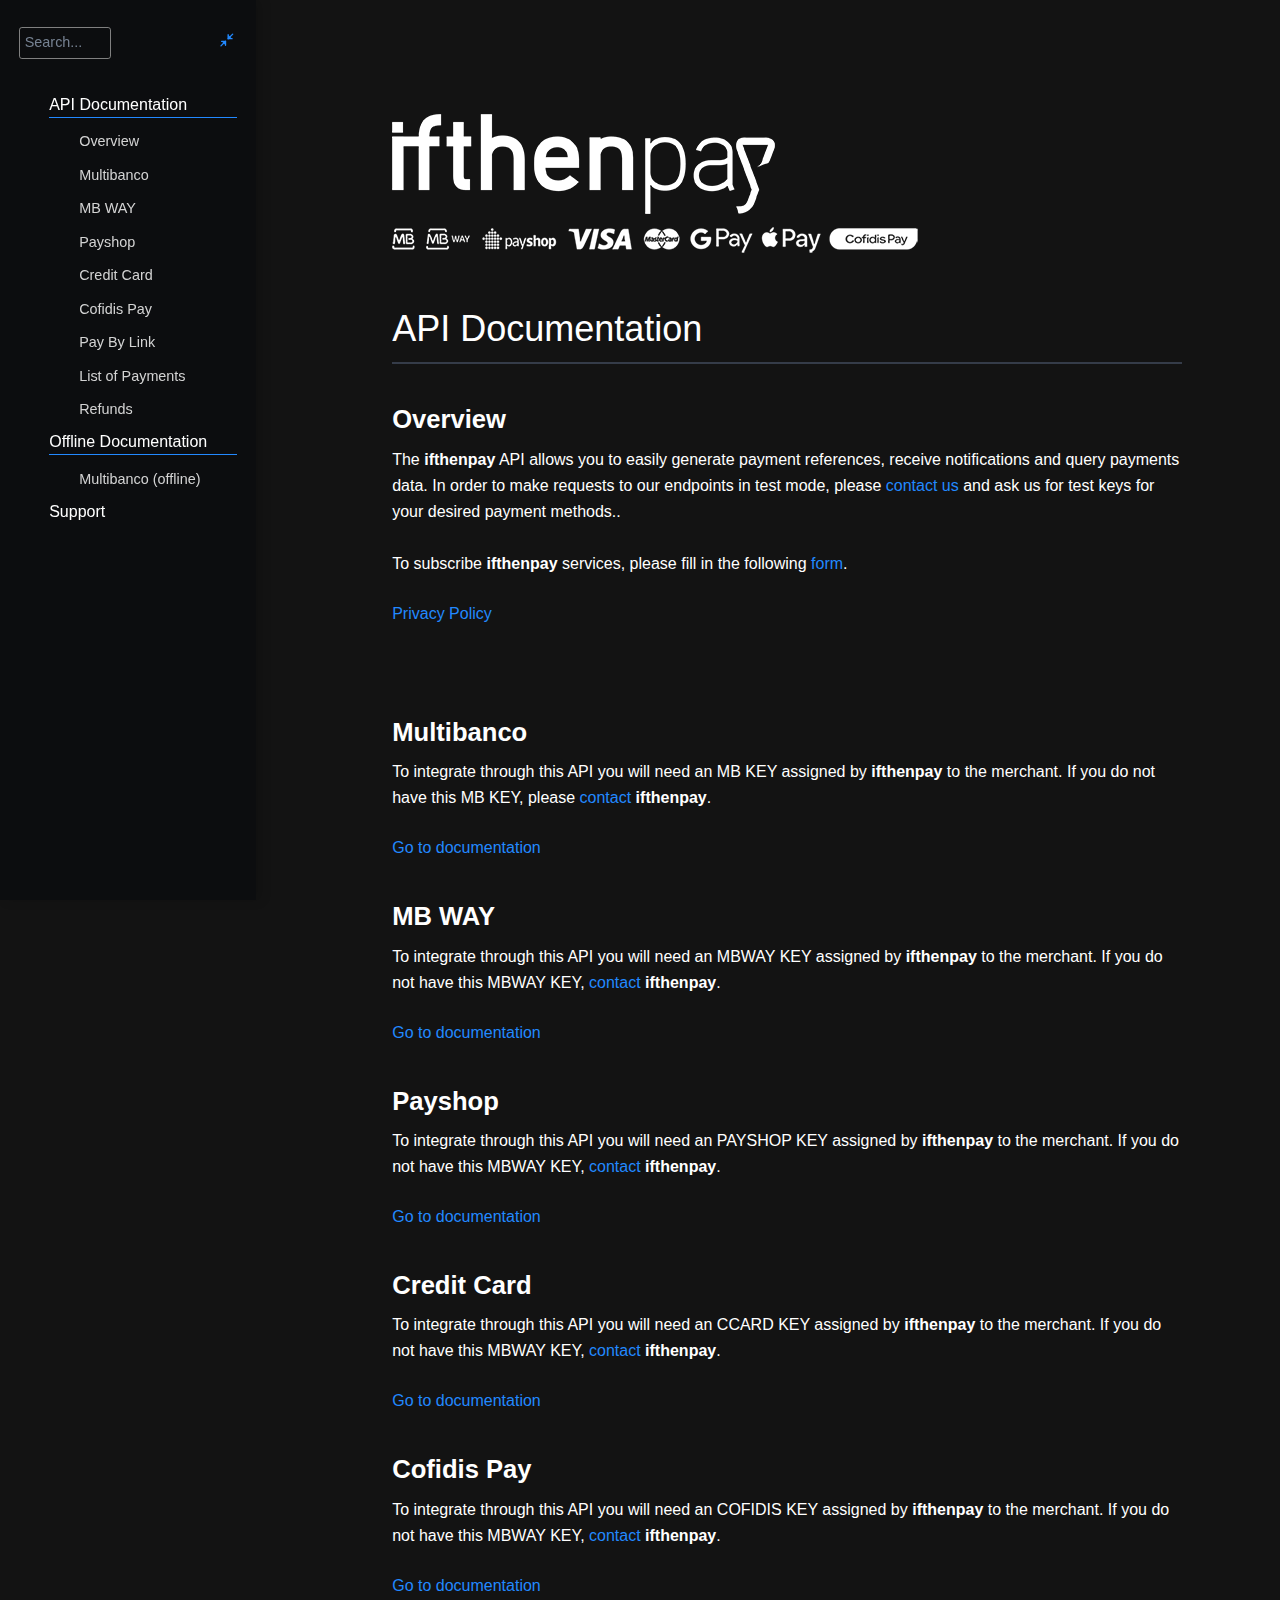
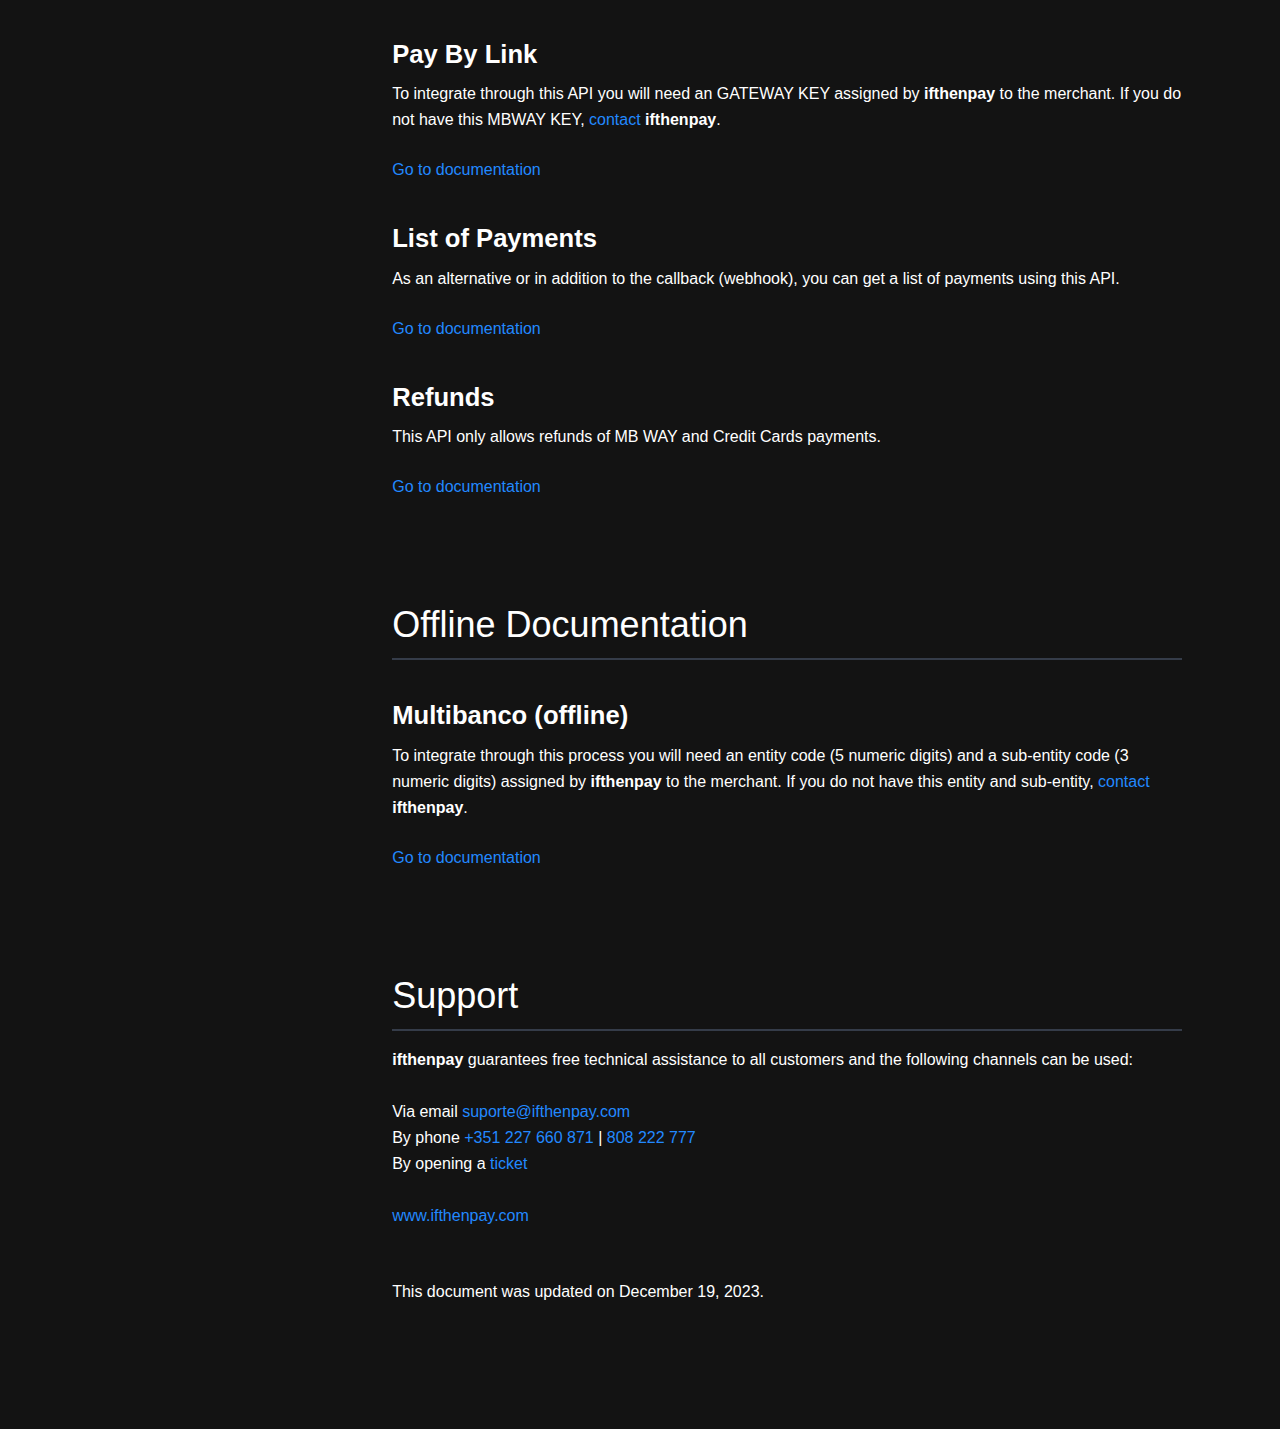
<file: index.html>
<!doctype html>
<html>
<head>
<meta charset='UTF-8'><meta name='viewport' content='width=device-width initial-scale=1'>
<title>ifthenpay - API Documentation</title>
<link rel="shortcut icon" href="assets/images/favicon.png">

<link rel="stylesheet" href="assets/css/default.css">
<link rel="stylesheet" href="assets/css/outline.css">

</head>
<body class='typora-export os-windows'>
  
  <div id='write' class=''>
    
    <p>
      <div>
        <img src="assets/images/ifthenpay-w.png" style="text-align: left;">
        <img src="assets/images/ifthenpay_payment_methods.png" style="text-align: left;margin-top: 10px;" >
        
      </div>
        <h1><a name="documentoutlinejs" class="md-header-anchor"></a><span>API Documentation</span></h1>
        <h2><a name="multibanco" class="md-header-anchor"></a><span>Overview</span></h2>
        <p><span>The <b>ifthenpay</b> API allows you to easily generate payment references, receive notifications and query payments data. In order to make requests to our endpoints in test mode, please <a href="#support">contact us</a> and ask us for test keys for your desired payment methods..
        <br>To subscribe <b>ifthenpay</b> services, please fill in the following <a href="https://www.ifthenpay.com/aderir/?lang=en" target="_blank">form</a>.</span></p>
        <p><a href="https://www.ifthenpay.com/politica-de-privacidade/?lang=en" target="_blank">Privacy Policy</a></p>        
        <br>



        <h2><a name="multibanco" class="md-header-anchor"></a><span>Multibanco</span></h2>
        <p><span>To integrate through this API you will need an MB KEY assigned by <b>ifthenpay</b> to the merchant. If you do not have this MB KEY, please <a href="#support">contact</a> <b>ifthenpay</b>.</span></p>
        <p style="text-align: left;"><span><a href="#">Go to documentation</a></span></p>

        <h2><a name="mbway" class="md-header-anchor"></a><span>MB WAY</span></h2>
        <p><span>To integrate through this API you will need an MBWAY KEY assigned by <b>ifthenpay</b> to the merchant. If you do not have this MBWAY KEY, <a href="#support">contact</a> <b>ifthenpay</b>.</span></p>
        <p style="text-align: left;"><span><a href="#">Go to documentation</a></span></p>
        
        <h2><a name="payshop" class="md-header-anchor"></a><span>Payshop</span></h2>
        <p><span>To integrate through this API you will need an PAYSHOP KEY assigned by <b>ifthenpay</b> to the merchant. If you do not have this MBWAY KEY, <a href="#">contact</a> <b>ifthenpay</b>.</span></p>
        <p style="text-align: left;"><span><a href="#">Go to documentation</a></span></p>

        <h2><a name="credit-card" class="md-header-anchor"></a><span>Credit Card</span></h2>
        <p><span>To integrate through this API you will need an CCARD KEY assigned by <b>ifthenpay</b> to the merchant. If you do not have this MBWAY KEY, <a href="#">contact</a> <b>ifthenpay</b>.</span></p>
        <p style="text-align: left;"><span><a href="#">Go to documentation</a></span></p>
                
        <h2><a name="cofidis-pay" class="md-header-anchor"></a><span>Cofidis Pay</span></h2>
        <p><span>To integrate through this API you will need an COFIDIS KEY assigned by <b>ifthenpay</b> to the merchant. If you do not have this MBWAY KEY, <a href="#">contact</a> <b>ifthenpay</b>.</span></p>
        <p style="text-align: left;"><span><a href="#">Go to documentation</a></span></p>

        <h2><a name="pay-by-link" class="md-header-anchor"></a><span>Pay By Link</span></h2>
        <p><span>To integrate through this API you will need an GATEWAY KEY assigned by <b>ifthenpay</b> to the merchant. If you do not have this MBWAY KEY, <a href="#">contact</a> <b>ifthenpay</b>.</span></p>
        <p style="text-align: left;"><span><a href="#">Go to documentation</a></span></p>

        <h2><a name="list-of-payments" class="md-header-anchor"></a><span>List of Payments</span></h2>
        <p><span>As an alternative or in addition to the callback (webhook), you can get a list of payments using this API.</span></p>
        <p style="text-align: left;"><span><a href="#">Go to documentation</a></span></p>        

        <h2><a name="refund" class="md-header-anchor"></a><span>Refunds</span></h2>
        <p><span>This API only allows refunds of MB WAY and Credit Cards payments.</span></p>
        <p style="text-align: left;"><span><a href="#">Go to documentation</a></span></p>
        <br>
        
        <h1><a name="more-documentation" class="md-header-anchor"></a><span>Offline Documentation</span></h1>        
        <h2><a name="multibanco-offline" class="md-header-anchor"></a><span>Multibanco (offline)</span></h2>
        <p><span>To integrate through this process you will need an entity code (5 numeric digits) and a sub-entity code (3 numeric digits) assigned by <b>ifthenpay</b> to the merchant. If you do not have this entity and sub-entity, <a href="#">contact</a> <b>ifthenpay</b>.</span></p>
        <p style="text-align: left;"><span><a href="#">Go to documentation</a></span></p>
        <br>

        <h1><a name="support" class="md-header-anchor"></a><span>Support</span></h1>        
        <p><span><b>ifthenpay</b> guarantees free technical assistance to all customers and the following channels can be used:</span><br>
Via email <a href="mailto:suporte@ifthenpay.com" target="_blank">suporte@ifthenpay.com</a>
By phone <a href="tel:+351227660871" target="_blank">+351 227 660 871</a> | <a href="tel:808222777" target="_blank">808 222 777</a>                    
By opening a <a href="http://helpdesk.ifthenpay.com/support/tickets/new" target="_blank">ticket</a><br>
<a href="https://ifthenpay.com" target="_blank">www.ifthenpay.com</a>
        </p>

        <p><span>This document was updated on December 19, 2023.</span></p>
        

    </p>
  </div>


<script src="assets/js/documentoutline.js"></script>
<script>
  let o = new DocumentOutline({
      backgroundColor: 'var(--side-bar-bg-color)',
      textColor: 'white',
      accentColor: 'var(--primary-color)'
  }); 
</script>
</body>
</html>
</file>
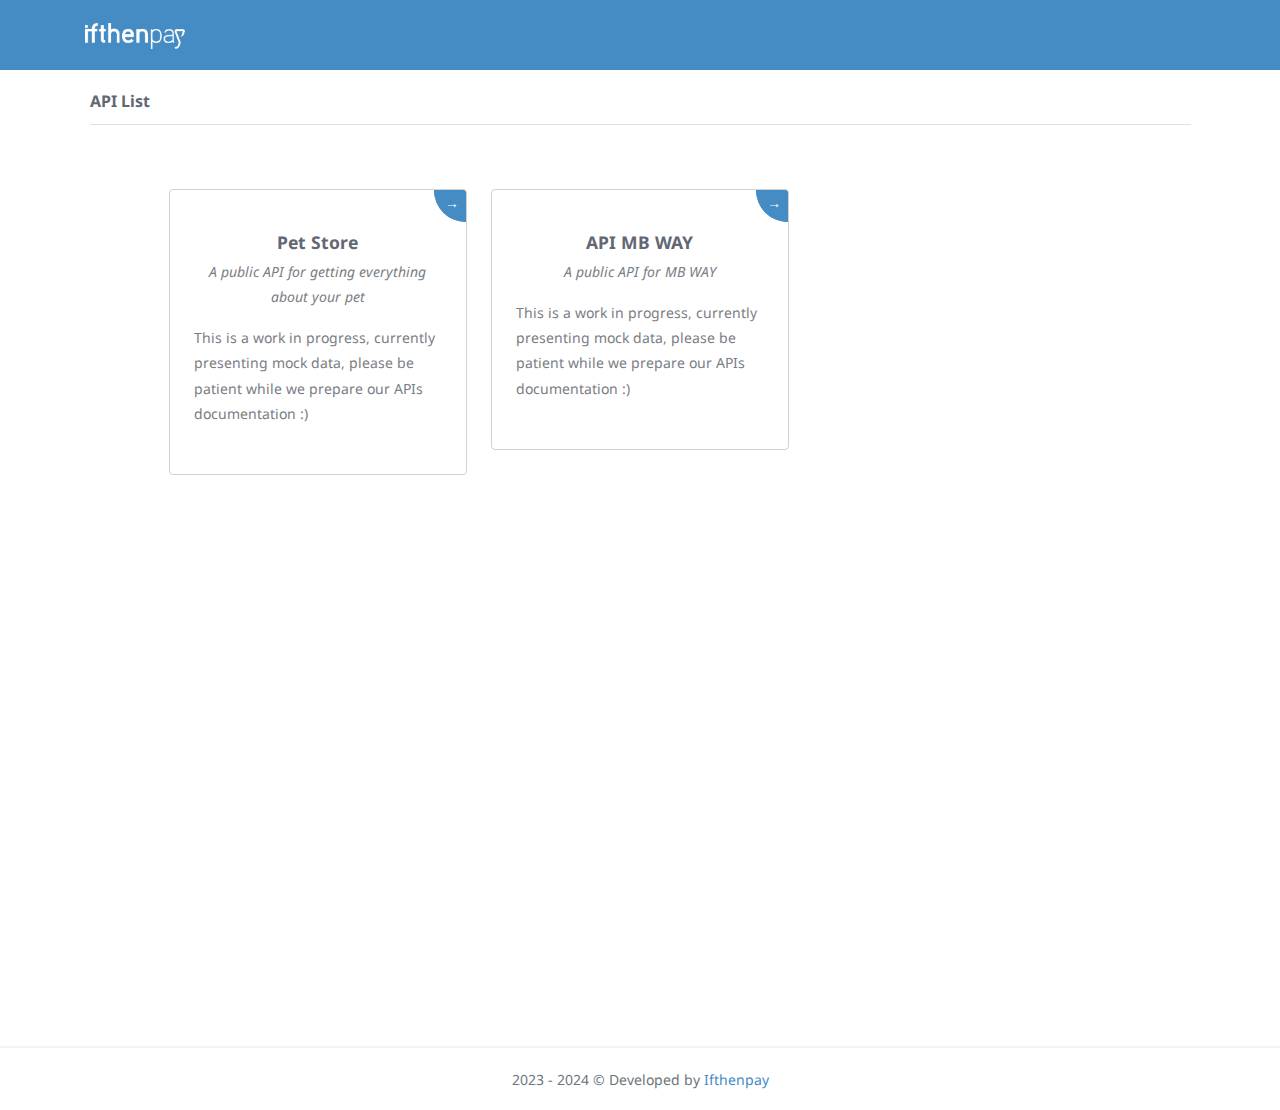
<file: index_old.html>
<!DOCTYPE html>
<html lang="en">

<head>
	<meta charset="utf-8" />
	<title>Ifthenpay API Documentation</title>
	<meta name="viewport" content="width=device-width, initial-scale=1.0">
	<meta content="Responsive bootstrap 4 admin template" name="description" />
	<meta content="Coderthemes" name="author" />
	<meta http-equiv="X-UA-Compatible" content="IE=edge" />
	<!-- App favicon -->
	<link rel="shortcut icon" href="assets/template/images/favicon.ico">
	<!-- App css -->
	<link href="assets/template/css/bootstrap.min.css" rel="stylesheet" type="text/css" id="bootstrap-stylesheet" />
	<link href="assets/template/css/icons.min.css" rel="stylesheet" type="text/css" />
	<link href="assets/template/css/app.min.css" rel="stylesheet" type="text/css" id="app-stylesheet" />
	<link href="assets/css/styles.css" rel="stylesheet" type="text/css" />

</head>

<body data-layout="horizontal">

	<!-- Begin page -->
	<div id="wrapper">

		<!-- Navigation Bar-->
		<header id="topnav">
			<!-- Topbar Start -->
			<div class="navbar-custom">
				<div class="container-fluid">

					<!-- LOGO -->
					<div class="logo-box">
						<a href="index.html" class="logo text-center">
							<span class="logo-lg">
								<img src="assets/images/logo.png" alt="" height="26">
								<!-- <span class="logo-lg-text-light">Simple</span> -->
							</span>
							<span class="logo-sm">
								<!-- <span class="logo-sm-text-dark">S</span> -->
								<img src="assets/images/logo.png" alt="" height="22">
							</span>
						</a>
					</div>



					<div class="clearfix"></div>
				</div>
			</div>
			<!-- end Topbar -->
		</header>
		<!-- End Navigation Bar-->

		<!-- ============================================================== -->
		<!-- Start Page Content here -->
		<!-- ============================================================== -->

		<div class="content-page">
			<div class="content">

				<!-- Start container-fluid -->
				<div class="container-fluid">

					<div class="row">
						<div class="col-12 mb-5">
							<div>
								<h4 class="header-title mb-3">API List</h4>
							</div>
						</div>
					</div>
					<!-- end row -->

					<div class="w-md-75 container-fluid d-flex flex-wrap">


						<div class="col-sm-6 col-md-6 col-lg-4 mb-4">
							<a href="api/petstore/" class="api_card">
								<div class="text-center">
									<h5 class="mb-1 mt-2">Pet Store</h5>
									<p class="text-muted mb-3"><i>A public API for getting everything about your pet</i>
									</p>
								</div>
								<p class="text-muted">This is a work in progress, currently presenting mock data, please be patient while we prepare our APIs documentation :)
								</p>
								<div class="go-corner" href="#">
									<div class="go-arrow">
										→
									</div>
								</div>
							</a>
						</div>

						<div class="col-sm-6 col-md-6 col-lg-4 mb-4">
							<a href="api/mbway/" class="api_card">
								<div class="text-center">
									<h5 class="mb-1 mt-2">API MB WAY</h5>
									<p class="text-muted mb-3"><i>A public API for MB WAY</i>
									</p>
								</div>
								<p class="text-muted">This is a work in progress, currently presenting mock data, please be patient while we prepare our APIs documentation :)
								</p>
								<div class="go-corner" href="#">
									<div class="go-arrow">
										→
									</div>
								</div>
							</a>
						</div>

					</div>











				</div>
				<!-- end container-fluid -->



				<!-- Footer Start -->
				<footer class="footer">
					<div class="container-fluid">
						<div class="row">
							<div class="col-md-12">
								2023 - 2024 &copy; Developed by <a href="">Ifthenpay</a>
							</div>
						</div>
					</div>
				</footer>
				<!-- end Footer -->

			</div>
			<!-- end content -->

		</div>
		<!-- END content-page -->

	</div>
	<!-- END wrapper -->


</body>

</html>
</file>
<file: assets/css/default.css>
html {overflow-x: initial !important;}:root { --bg-color:#ffffff; --text-color:#333333; --select-text-bg-color:#B5D6FC; --select-text-font-color:auto; --monospace:"Lucida Console",Consolas,"Courier",monospace; }
html { font-size: 14px; background-color: var(--bg-color); color: var(--text-color); font-family: "Helvetica Neue", Helvetica, Arial, sans-serif; -webkit-font-smoothing: antialiased; }
body { margin: 0px; padding: 0px; height: auto; bottom: 0px; top: 0px; left: 0px; right: 0px; font-size: 1rem; line-height: 1.42857; overflow-x: hidden; background: inherit; tab-size: 4; }
iframe { margin: auto; }
a.url { word-break: break-all; }
a:active, a:hover { outline: 0px; }
.in-text-selection, ::selection { text-shadow: none; background: var(--select-text-bg-color); color: var(--select-text-font-color); }
#write { margin: 0px auto; height: auto; width: inherit; word-break: normal; overflow-wrap: break-word; position: relative; white-space: normal; overflow-x: visible; padding-top: 40px; }
#write.first-line-indent p { text-indent: 2em; }
#write.first-line-indent li p, #write.first-line-indent p * { text-indent: 0px; }
#write.first-line-indent li { margin-left: 2em; }
.for-image #write { padding-left: 8px; padding-right: 8px; }
body.typora-export { padding-left: 30px; padding-right: 30px; }
.typora-export .footnote-line, .typora-export li, .typora-export p { white-space: pre-wrap; }
.typora-export .task-list-item input { pointer-events: none; }
@media screen and (max-width: 500px) {
  body.typora-export { padding-left: 0px; padding-right: 0px; }
  #write { padding-left: 20px; padding-right: 20px; }
  .CodeMirror-sizer { margin-left: 0px !important; }
  .CodeMirror-gutters { display: none !important; }
}
#write li > figure:last-child { margin-bottom: 0.5rem; }
#write ol, #write ul { position: relative; }
img { max-width: 100%; vertical-align: middle; image-orientation: from-image; }
button, input, select, textarea { color: inherit; font: inherit; }
input[type="checkbox"], input[type="radio"] { line-height: normal; padding: 0px; }
*, ::after, ::before { box-sizing: border-box; }
#write h1, #write h2, #write h3, #write h4, #write h5, #write h6, #write p, #write pre { width: inherit; }
#write h1, #write h2, #write h3, #write h4, #write h5, #write h6, #write p { position: relative; }
p { line-height: inherit; }
h1, h2, h3, h4, h5, h6 { break-after: avoid-page; break-inside: avoid; orphans: 4; }
p { orphans: 4; }
h1 { font-size: 2rem; }
h2 { font-size: 1.8rem; }
h3 { font-size: 1.6rem; }
h4 { font-size: 1.4rem; }
h5 { font-size: 1.2rem; }
h6 { font-size: 1rem; }
.md-math-block, .md-rawblock, h1, h2, h3, h4, h5, h6, p { margin-top: 1rem; margin-bottom: 1rem; }
.hidden { display: none; }
.md-blockmeta { color: rgb(204, 204, 204); font-weight: 700; font-style: italic; }
a { cursor: pointer; }
sup.md-footnote { padding: 2px 4px; background-color: rgba(238, 238, 238, 0.7); color: rgb(85, 85, 85); border-radius: 4px; cursor: pointer; }
sup.md-footnote a, sup.md-footnote a:hover { color: inherit; text-transform: inherit; text-decoration: inherit; }
#write input[type="checkbox"] { cursor: pointer; width: inherit; height: inherit; }
figure { overflow-x: auto; margin: 1.2em 0px; max-width: calc(100% + 16px); padding: 0px; }
figure > table { margin: 0px; }
tr { break-inside: avoid; break-after: auto; }
thead { display: table-header-group; }
table { border-collapse: collapse; border-spacing: 0px; width: 100%; overflow: auto; break-inside: auto; text-align: left; }
table.md-table td { min-width: 32px; }
.CodeMirror-gutters { border-right: 0px; background-color: inherit; }
.CodeMirror-linenumber { user-select: none; }
.CodeMirror { text-align: left; }
.CodeMirror-placeholder { opacity: 0.3; }
.CodeMirror pre { padding: 0px 4px; }
.CodeMirror-lines { padding: 0px; }
div.hr:focus { cursor: none; }
#write pre { white-space: pre-wrap; }
#write.fences-no-line-wrapping pre { white-space: pre; }
#write pre.ty-contain-cm { white-space: normal; }
.CodeMirror-gutters { margin-right: 4px; }
.md-fences { font-size: 0.9rem; display: block; break-inside: avoid; text-align: left; overflow: visible; white-space: pre; background: inherit; position: relative !important; }
.md-diagram-panel { width: 100%; margin-top: 10px; text-align: center; padding-top: 0px; padding-bottom: 8px; overflow-x: auto; }
#write .md-fences.mock-cm { white-space: pre-wrap; }
.md-fences.md-fences-with-lineno { padding-left: 0px; }
#write.fences-no-line-wrapping .md-fences.mock-cm { white-space: pre; overflow-x: auto; }
.md-fences.mock-cm.md-fences-with-lineno { padding-left: 8px; }
.CodeMirror-line, twitterwidget { break-inside: avoid; }
.footnotes { opacity: 0.8; font-size: 0.9rem; margin-top: 1em; margin-bottom: 1em; }
.footnotes + .footnotes { margin-top: 0px; }
.md-reset { margin: 0px; padding: 0px; border: 0px; outline: 0px; vertical-align: top; background: 0px 0px; text-decoration: none; text-shadow: none; float: none; position: static; width: auto; height: auto; white-space: nowrap; cursor: inherit; -webkit-tap-highlight-color: transparent; line-height: normal; font-weight: 400; text-align: left; box-sizing: content-box; direction: ltr; }
li div { padding-top: 0px; }
blockquote { margin: 1rem 0px; }
li .mathjax-block, li p { margin: 0.5rem 0px; }
li { margin: 0px; position: relative; }
blockquote > :last-child { margin-bottom: 0px; }
blockquote > :first-child, li > :first-child { margin-top: 0px; }
.footnotes-area { color: rgb(136, 136, 136); margin-top: 0.714rem; padding-bottom: 0.143rem; white-space: normal; }
#write .footnote-line { white-space: pre-wrap; }
@media print {
  body, html { border: 1px solid transparent; height: 99%; break-after: avoid; break-before: avoid; font-variant-ligatures: no-common-ligatures; }
  #write { margin-top: 0px; padding-top: 0px; border-color: transparent !important; }
  .typora-export * { -webkit-print-color-adjust: exact; }
  html.blink-to-pdf { font-size: 13px; }
  .typora-export #write { break-after: avoid; }
  .typora-export #write::after { height: 0px; }
  .is-mac table { break-inside: avoid; }
}
.footnote-line { margin-top: 0.714em; font-size: 0.7em; }
a img, img a { cursor: pointer; }
pre.md-meta-block { font-size: 0.8rem; min-height: 0.8rem; white-space: pre-wrap; background: rgb(204, 204, 204); display: block; overflow-x: hidden; }
p > .md-image:only-child:not(.md-img-error) img, p > img:only-child { display: block; margin: auto; }
#write.first-line-indent p > .md-image:only-child:not(.md-img-error) img { left: -2em; position: relative; }
p > .md-image:only-child { display: inline-block; width: 100%; }
#write .MathJax_Display { margin: 0.8em 0px 0px; }
.md-math-block { width: 100%; }
.md-math-block:not(:empty)::after { display: none; }
[contenteditable="true"]:active, [contenteditable="true"]:focus, [contenteditable="false"]:active, [contenteditable="false"]:focus { outline: 0px; box-shadow: none; }
.md-task-list-item { position: relative; list-style-type: none; }
.task-list-item.md-task-list-item { padding-left: 0px; }
.md-task-list-item > input { position: absolute; top: 0px; left: 0px; margin-left: -1.2em; margin-top: calc(1em - 10px); border: none; }
.math { font-size: 1rem; }
.md-toc { min-height: 3.58rem; position: relative; font-size: 0.9rem; border-radius: 10px; }
.md-toc-content { position: relative; margin-left: 0px; }
.md-toc-content::after, .md-toc::after { display: none; }
.md-toc-item { display: block; color: rgb(65, 131, 196); }
.md-toc-item a { text-decoration: none; }
.md-toc-inner:hover { text-decoration: underline; }
.md-toc-inner { display: inline-block; cursor: pointer; }
.md-toc-h1 .md-toc-inner { margin-left: 0px; font-weight: 700; }
.md-toc-h2 .md-toc-inner { margin-left: 2em; }
.md-toc-h3 .md-toc-inner { margin-left: 4em; }
.md-toc-h4 .md-toc-inner { margin-left: 6em; }
.md-toc-h5 .md-toc-inner { margin-left: 8em; }
.md-toc-h6 .md-toc-inner { margin-left: 10em; }
@media screen and (max-width: 48em) {
  .md-toc-h3 .md-toc-inner { margin-left: 3.5em; }
  .md-toc-h4 .md-toc-inner { margin-left: 5em; }
  .md-toc-h5 .md-toc-inner { margin-left: 6.5em; }
  .md-toc-h6 .md-toc-inner { margin-left: 8em; }
}
a.md-toc-inner { font-size: inherit; font-style: inherit; font-weight: inherit; line-height: inherit; }
.footnote-line a:not(.reversefootnote) { color: inherit; }
.md-attr { display: none; }
.md-fn-count::after { content: "."; }
code, pre, samp, tt { font-family: var(--monospace); }
kbd { margin: 0px 0.1em; padding: 0.1em 0.6em; font-size: 0.8em; color: rgb(36, 39, 41); background: rgb(255, 255, 255); border: 1px solid rgb(173, 179, 185); border-radius: 3px; box-shadow: rgba(12, 13, 14, 0.2) 0px 1px 0px, rgb(255, 255, 255) 0px 0px 0px 2px inset; white-space: nowrap; vertical-align: middle; }
.md-comment { color: rgb(162, 127, 3); opacity: 0.8; font-family: var(--monospace); }
code { text-align: left; vertical-align: initial; }
a.md-print-anchor { white-space: pre !important; border-width: initial !important; border-style: none !important; border-color: initial !important; display: inline-block !important; position: absolute !important; width: 1px !important; right: 0px !important; outline: 0px !important; background: 0px 0px !important; text-decoration: initial !important; text-shadow: initial !important; }
.md-inline-math .MathJax_SVG .noError { display: none !important; }
.html-for-mac .inline-math-svg .MathJax_SVG { vertical-align: 0.2px; }
.md-math-block .MathJax_SVG_Display { text-align: center; margin: 0px; position: relative; text-indent: 0px; max-width: none; max-height: none; min-height: 0px; min-width: 100%; width: auto; overflow-y: hidden; display: block !important; }
.MathJax_SVG_Display, .md-inline-math .MathJax_SVG_Display { width: auto; margin: inherit; display: inline-block !important; }
.MathJax_SVG .MJX-monospace { font-family: var(--monospace); }
.MathJax_SVG .MJX-sans-serif { font-family: sans-serif; }
.MathJax_SVG { display: inline; font-style: normal; font-weight: 400; line-height: normal; zoom: 90%; text-indent: 0px; text-align: left; text-transform: none; letter-spacing: normal; word-spacing: normal; overflow-wrap: normal; white-space: nowrap; float: none; direction: ltr; max-width: none; max-height: none; min-width: 0px; min-height: 0px; border: 0px; padding: 0px; margin: 0px; }
.MathJax_SVG * { transition: none 0s ease 0s; }
.MathJax_SVG_Display svg { vertical-align: middle !important; margin-bottom: 0px !important; margin-top: 0px !important; }
.os-windows.monocolor-emoji .md-emoji { font-family: "Segoe UI Symbol", sans-serif; }
.md-diagram-panel > svg { max-width: 100%; }
[lang="flow"] svg, [lang="mermaid"] svg { max-width: 100%; height: auto; }
[lang="mermaid"] .node text { font-size: 1rem; }
table tr th { border-bottom: 0px; }
video { max-width: 100%; display: block; margin: 0px auto; }
iframe { max-width: 100%; width: 100%; border: none; }
.highlight td, .highlight tr { border: 0px; }
svg[id^="mermaidChart"] { line-height: 1em; }
mark { background: rgb(255, 255, 0); color: rgb(0, 0, 0); }
.md-html-inline .md-plain, .md-html-inline strong, mark .md-inline-math, mark strong { color: inherit; }
mark .md-meta { color: rgb(0, 0, 0); opacity: 0.3 !important; }
@media print {
  .typora-export h1, .typora-export h2, .typora-export h3, .typora-export h4, .typora-export h5, .typora-export h6 { break-inside: avoid; }
}


.CodeMirror { height: auto; }
.CodeMirror.cm-s-inner { background: inherit; }
.CodeMirror-scroll { overflow: auto hidden; z-index: 3; }
.CodeMirror-gutter-filler, .CodeMirror-scrollbar-filler { background-color: rgb(255, 255, 255); }
.CodeMirror-gutters { border-right: 1px solid rgb(221, 221, 221); background: inherit; white-space: nowrap; }
.CodeMirror-linenumber { padding: 0px 3px 0px 5px; text-align: right; color: rgb(153, 153, 153); }
.cm-s-inner .cm-keyword { color: rgb(119, 0, 136); }
.cm-s-inner .cm-atom, .cm-s-inner.cm-atom { color: rgb(34, 17, 153); }
.cm-s-inner .cm-number { color: rgb(17, 102, 68); }
.cm-s-inner .cm-def { color: rgb(0, 0, 255); }
.cm-s-inner .cm-variable { color: rgb(0, 0, 0); }
.cm-s-inner .cm-variable-2 { color: rgb(0, 85, 170); }
.cm-s-inner .cm-variable-3 { color: rgb(0, 136, 85); }
.cm-s-inner .cm-string { color: rgb(170, 17, 17); }
.cm-s-inner .cm-property { color: rgb(0, 0, 0); }
.cm-s-inner .cm-operator { color: rgb(152, 26, 26); }
.cm-s-inner .cm-comment, .cm-s-inner.cm-comment { color: rgb(170, 85, 0); }
.cm-s-inner .cm-string-2 { color: rgb(255, 85, 0); }
.cm-s-inner .cm-meta { color: rgb(85, 85, 85); }
.cm-s-inner .cm-qualifier { color: rgb(85, 85, 85); }
.cm-s-inner .cm-builtin { color: rgb(51, 0, 170); }
.cm-s-inner .cm-bracket { color: rgb(153, 153, 119); }
.cm-s-inner .cm-tag { color: rgb(17, 119, 0); }
.cm-s-inner .cm-attribute { color: rgb(0, 0, 204); }
.cm-s-inner .cm-header, .cm-s-inner.cm-header { color: rgb(0, 0, 255); }
.cm-s-inner .cm-quote, .cm-s-inner.cm-quote { color: rgb(0, 153, 0); }
.cm-s-inner .cm-hr, .cm-s-inner.cm-hr { color: rgb(153, 153, 153); }
.cm-s-inner .cm-link, .cm-s-inner.cm-link { color: rgb(0, 0, 204); }
.cm-negative { color: rgb(221, 68, 68); }
.cm-positive { color: rgb(34, 153, 34); }
.cm-header, .cm-strong { font-weight: 700; }
.cm-del { text-decoration: line-through; }
.cm-em { font-style: italic; }
.cm-link { text-decoration: underline; }
.cm-error { color: red; }
.cm-invalidchar { color: red; }
.cm-constant { color: rgb(38, 139, 210); }
.cm-defined { color: rgb(181, 137, 0); }
div.CodeMirror span.CodeMirror-matchingbracket { color: rgb(0, 255, 0); }
div.CodeMirror span.CodeMirror-nonmatchingbracket { color: rgb(255, 34, 34); }
.cm-s-inner .CodeMirror-activeline-background { background: inherit; }
.CodeMirror { position: relative; overflow: hidden; }
.CodeMirror-scroll { height: 100%; outline: 0px; position: relative; box-sizing: content-box; background: inherit; }
.CodeMirror-sizer { position: relative; }
.CodeMirror-gutter-filler, .CodeMirror-hscrollbar, .CodeMirror-scrollbar-filler, .CodeMirror-vscrollbar { position: absolute; z-index: 6; display: none; }
.CodeMirror-vscrollbar { right: 0px; top: 0px; overflow: hidden; }
.CodeMirror-hscrollbar { bottom: 0px; left: 0px; overflow: hidden; }
.CodeMirror-scrollbar-filler { right: 0px; bottom: 0px; }
.CodeMirror-gutter-filler { left: 0px; bottom: 0px; }
.CodeMirror-gutters { position: absolute; left: 0px; top: 0px; padding-bottom: 30px; z-index: 3; }
.CodeMirror-gutter { white-space: normal; height: 100%; box-sizing: content-box; padding-bottom: 30px; margin-bottom: -32px; display: inline-block; }
.CodeMirror-gutter-wrapper { position: absolute; z-index: 4; background: 0px 0px !important; border: none !important; }
.CodeMirror-gutter-background { position: absolute; top: 0px; bottom: 0px; z-index: 4; }
.CodeMirror-gutter-elt { position: absolute; cursor: default; z-index: 4; }
.CodeMirror-lines { cursor: text; }
.CodeMirror pre { border-radius: 0px; border-width: 0px; background: 0px 0px; font-family: inherit; font-size: inherit; margin: 0px; white-space: pre; overflow-wrap: normal; color: inherit; z-index: 2; position: relative; overflow: visible; }
.CodeMirror-wrap pre { overflow-wrap: break-word; white-space: pre-wrap; word-break: normal; }
.CodeMirror-code pre { border-right: 30px solid transparent; width: fit-content; }
.CodeMirror-wrap .CodeMirror-code pre { border-right: none; width: auto; }
.CodeMirror-linebackground { position: absolute; left: 0px; right: 0px; top: 0px; bottom: 0px; z-index: 0; }
.CodeMirror-linewidget { position: relative; z-index: 2; overflow: auto; }
.CodeMirror-wrap .CodeMirror-scroll { overflow-x: hidden; }
.CodeMirror-measure { position: absolute; width: 100%; height: 0px; overflow: hidden; visibility: hidden; }
.CodeMirror-measure pre { position: static; }
.CodeMirror div.CodeMirror-cursor { position: absolute; visibility: hidden; border-right: none; width: 0px; }
.CodeMirror div.CodeMirror-cursor { visibility: hidden; }
.CodeMirror-focused div.CodeMirror-cursor { visibility: inherit; }
.cm-searching { background: rgba(255, 255, 0, 0.4); }
@media print {
  .CodeMirror div.CodeMirror-cursor { visibility: hidden; }
}


@import '';

/*by H16nning*/

:root {  
  --bg-color: #131313;  
  --bg-color2: #0d1117;  
  --side-bar-bg-color: #0c0d0f;
  --control-text-color: #e6ecf1;
  --primary-color: rgb(34, 137, 255);
  --primary-btn-border-color: #3884ff;
  --active-file-bg-color: #5d6574;
  --active-file-text-color: inherit;
  --active-file-border-color: #3884ff;
  --item-hover-text-color: #8092af;
  --item-hover-bg-color: #29303c;
  --window-border: 1px solid #5d6574;
  --select-text-font-color: #e6ecf1;
  --select-text-bg-color: #3277e5;

  --md-char-color: #8092af;
  --heading-char-color: #8092af;
  --meta-content-color: #3783ff;

  --borders: #353c49;
  --table-border-color: #353c49;
  --boxes: #29303c;
  --boxes-darker: #424b5a;
  --boxes-darker2: #485364;
  --boxes-darkest: #5b697e;
  --drag-placeholder-color: #424b5a;
  --mds: #060d17;

  --text-color: #e6ecf1;
  --heading-text-color: white;
  --light-text-color: #5b697e;
  --light-text-color-brighter: #768292;
  --codeboxes: white;
  --rawblock-edit-panel-bd: transparent;

  --primary-color-white: #5272a7;
  --primary-color-white-darker: #5a83c5;
  --primary-color-darker: #1f65d6;
  --focus-ring-color: #3783ff;

  --danger-color: rgb(255, 70, 66);

  --node-fill: #5252ad;
  --node-border: #3f3fb8;
  --cluster-fill: #ffffde;
  --cluster-border: #aaaa33;
  --note-fill: #fff5ad;
  --note-border: #aaaa33;

  /*****************************/

  --font-family: 'Roboto', sans-serif;
  --code-font-family: 'Source Code Pro';
  --monospace: 'Source Code Pro';
}

html,
.form-control,
.modal {
  font-size: 16px;
}

body {
  background: var(--bg-color);
  font-family: var(--font-family);
  font-weight: 400;
  color: white;
  line-height: 1.625rem;
  height: 100%;
}

#write {
  max-width: 850px;
  margin: 0 auto;
  padding: 30px;
  padding-bottom: 100px;
  position: static;
  width: 100%;
}

#write > ul:first-child,
#write > ol:first-child {
  margin-top: 30px;
}

a {
  color: var(--primary-color);
  text-decoration: none !important;
  transition-duration: 0.2s;
  transition-property: color;
}

a:hover {
  color: var(--primary-color-darker);
}

.ty-preferences a {
  color: var(--primary-color);
}

h1,
h2,
h3,
h4,
h5,
h6 {
  position: relative;
  color: var(--heading-text-color);
  cursor: text;
}

h1:hover a.anchor,
h2:hover a.anchor,
h3:hover a.anchor,
h4:hover a.anchor,
h5:hover a.anchor,
h6:hover a.anchor {
  text-decoration: none;
}

h1 tt,
h1 code {
  font-size: inherit;
}

h2 tt,
h2 code {
  font-size: inherit;
}

h3 tt,
h3 code {
  font-size: inherit;
}

h4 tt,
h4 code {
  font-size: inherit;
}

h5 tt,
h5 code {
  font-size: inherit;
}

h6 tt,
h6 code {
  font-size: inherit;
}

h1 {
  font-size: 2.25rem;
  font-weight: 500;
  line-height: 1.5;
  margin-top: 3rem;
  margin-bottom: 1rem;
  padding-bottom: 0.4rem;
  border-bottom: solid 2px var(--borders);
}

h2 {
  font-size: 1.6rem;
  font-weight: 700;
  line-height: 1.5;
  margin-top: 2.25rem;
  margin-bottom: 0.5rem;
}

h3 {
  font-size: 1.4rem;
  font-weight: 700;
  line-height: 1.5;
  margin-top: 2rem;
  margin-bottom: 0.5rem;
}

h4 {
  font-size: 1.2rem;
  font-weight: 700;
  line-height: 1.5;
  margin-top: 1.75rem;
  margin-bottom: 0.5rem;
}

h5 {
  font-size: 1rem;
  font-weight: 700;
  line-height: 1.5;
  margin-top: 1.5rem;
  margin-bottom: 0.5rem;
}

h6 {
  font-size: 1rem;
  font-weight: 700;
  line-height: 1.5;
  margin-top: 1.5rem;
  margin-bottom: 0.5rem;
  opacity: 0.8;
}

#write > h1.md-focus:before,
#write > h2.md-focus:before,
#write > h3.md-focus:before,
#write > h4.md-focus:before,
#write > h5.md-focus:before,
#write > h6.md-focus:before {
  color: var(--light-text-color);
  border: none;
  position: absolute;
  font-size: 1rem;
  font-weight: 700;
  padding: 0px;
  line-height: 1;
}

#write > h1.md-focus:before {
  content: 'h1';
  top: 1.25rem;
  left: -1.75rem;
}

#write > h2.md-focus:before {
  content: 'h2';
  top: 0.8rem;
  left: -1.75rem;
}

#write > h3.md-focus:before {
  content: 'h3';
  top: 0.55rem;
  left: -1.75rem;
}

#write > h4.md-focus:before {
  content: 'h4';
  top: 0.35rem;
  left: -1.75rem;
}

#write > h5.md-focus:before {
  content: 'h5';
  top: 0.2rem;
  left: -1.75rem;
}

#write > h6.md-focus:before {
  content: 'h6';
  top: 0.2rem;
  left: -1.75rem;
}

h1:first-child,
h2:first-child,
h3:first-child,
h4:first-child,
h5:first-child,
h6:first-child,
blockquote h1,
blockquote h2,
blockquote h3,
blockquote h4,
blockquote h5,
blockquote h6 {
  margin-top: 0rem;
}

p,
blockquote,
ul,
ol,
dl {
  margin: 0.5rem 0rem 1.5rem 0rem;
}

li > ol,
li > ul {
  margin: 0 0;
}

hr {
  height: 2px;
  padding: 0;
  margin: 16px 0;
  background-color: var(--borders);
  border: 0 none;
  overflow: hidden;
  box-sizing: content-box;
}

li p.first {
  display: inline-block;
}

ul,
ol {
  padding-left: 30px;
}

ul:first-child,
ol:first-child {
  margin-top: 0;
}

ul:last-child,
ol:last-child {
  margin-bottom: 0;
}

.md-blockmeta {
  color: var(--md-char-color);
}

mark {
  background-color: rgb(56, 132, 255, 0.4);
  color: var(--text-color);
}

/*BLOCKQUOTE*/

blockquote {
  width: 100%;
  background-color: var(--boxes);
  border-left: 4px solid var(--primary-color);
  border-radius: 0.3em;
  padding: 1rem;
}

blockquote blockquote {
  padding-right: 0;
}

table {
  font-size: 0.875rem;
  padding: 0;
  margin: 1.5rem 0;
  word-break: initial;
}

/*TABLE*/

table tr {
  border-top: 1px solid var(--borders);
  border-bottom: 1px solid var(--borders);
  margin: 0;
  padding: 0;
}

table tr.md-end-block {
  border-top: none;
}

table tr th {
  font-weight: bold;
  border: none;
  border-bottom: solid 2px var(--borders);
  margin: 0;
  padding: 10px 16px;
  transition-duration: 0.1s;
  transition-property: background-color;
}

table tr td {
  border: none;
  margin: 0;
  padding: 10px 16px;
  transition-duration: 0.1s;
  transition-property: background-color;
}

#write table tr td:hover,
#write table tr th:hover {
  background-color: var(--boxes);
}

table tr th:first-child,
table tr td:first-child {
  margin-top: 0;
}

table tr th:last-child,
table tr td:last-child {
  margin-bottom: 0;
}

/*OTHER TABLE THINGS*/

.ty-table-edit {
  padding: 0.3rem;
  border: solid 1px var(--borders);
  border-radius: 0.3rem;
  box-shadow: rgba(0, 0, 0, 0.2) 0px 3px 8px 0px;
  transition-duration: 0.3s;
  transition-property: opacity;
}

.ty-table-edit:active,
.ty-table-edit:focus,
.popover:active,
.popover:focus {
  box-shadow: rgba(0, 0, 0, 0.2) 0px 3px 8px 0px;
}

.popover {
  border: solid 1px var(--borders);
  box-shadow: rgba(0, 0, 0, 0.2) 0px 3px 8px 0px;
  border-radius: 0.3rem;
}

.popover .arrow {
  border-bottom-color: var(--borders);
}

.md-grid-board .md-grid-ext {
  background-color: var(--boxes);
}

.md-grid-board tr[row='1'] .md-grid-ext {
  background-color: var(--boxes-darkest);
}

.md-grid-board a.md-active,
.md-grid-board a:hover {
  background-color: var(--primary-color-white);
  border-color: var(--primary-color-white-darker);
}

#md-grid-width,
#md-grid-height {
  border-radius: 0.3rem;
  border-color: var(--borders);
  transition-duration: 0.3s;
  transition-property: border-color;
}

#md-grid-width:focus,
#md-grid-height:focus {
  border-radius: 0.3rem;
  border-color: var(--primary-color);
}

/*CODE*/

.CodeMirror {
  padding: 1rem;
  font-family: 'Source Code Pro', monospace;
}

.cm-s-inner .CodeMirror-gutters {
  background-color: none;
  border-right: none;
  border-radius: 0px;
  width: 2rem;
  color: white;
  height: 100%;
  white-space: nowrap;
}

.cm-s-inner .CodeMirror-gutter-wrapper {
  left: -2.75rem !important;
}

.CodeMirror.cm-s-typora-default div.CodeMirror-cursor {
  border-left: solid 2px var(--light-text-color-brighter);
}

.CodeMirror.cm-s-typora-default .CodeMirror-activeline-background {
  background-color: var(--boxes);
}

.cm-s-inner .CodeMirror-cursor {
  color: white;
  border-left: solid 1px white;
}

.cm-s-inner .CodeMirror-linenumber {
  color: white;
  opacity: 0.6;
  width: 1.9532rem !important /*required*/;
}

.cm-s-inner .CodeMirror-line::selection,
.cm-s-inner .CodeMirror-line::-moz-selection,
.cm-s-inner .CodeMirror-line > span::selection,
.cm-s-inner .CodeMirror-line > span::-moz-selection,
.cm-s-inner .CodeMirror-line > span > span::selection,
.cm-s-inner .CodeMirror-line > span > span::-moz-selection {
  background-color: rgba(255, 255, 255, 0.1);
}

.cm-s-inner span.cm-comment {
  color: #9daab6;
}

.cm-s-inner span.cm-string,
.cm-s-inner span.cm-string-2 {
  color: #71a7ff;
}

.cm-s-inner span.cm-number {
  color: #ff9d3d;
}

.cm-s-inner span.cm-variable,
.cm-s-inner span.cm-variable-2 {
  color: white;
}

.cm-s-inner span.cm-def {
  color: white;
}

.cm-s-inner span.cm-operator {
  color: #ff9d3d;
}

.cm-s-inner span.cm-keyword {
  color: #61e3a5;
}

.cm-s-inner span.cm-atom {
  color: #bd93f9;
}

.cm-s-inner span.cm-meta {
  color: #f8f8f2;
}

.cm-s-inner span.cm-link {
  color: var(--primary-color);
}

.cm-s-inner span.cm-tag,
.cm-s-inner .cm-header {
  color: #b4f6d6;
}

.cm-s-inner span.cm-attribute {
  color: #ff9d3d;
}

.cm-s-inner span.cm-qualifier,
.cm-s-inner span.cm-type,
.cm-s-inner span.cm-variable-3 {
  color: #82ee9d;
}

.cm-s-inner span.cm-property {
  color: #ffd6ad;
}

.cm-s-inner span.cm-builtin {
  color: #8ffaaa;
}

.md-fences.md-focus .cm-s-inner .CodeMirror-activeline-background {
  background: none;
}

.cm-s-inner .CodeMirror-selected,
.cm-s-inner .CodeMirror-selectedtext {
  background-color: rgba(255, 255, 255, 0.1);
}

.cm-s-typora-default .cm-header,
.cm-s-typora-default .cm-property {
  color: var(--primary-color);
}

#typora-source span.cm-variable {
  color: var(--window-border);
}

#write .code-tooltip {
  box-shadow: rgba(0, 0, 0, 0.2) 0px 3px 8px 0px;
  border: solid 1px var(--borders);
  border-radius: 0.3rem;
  background-color: var(--bg-color);
  color: var(--text-color);
  width: 15rem;
  height: 2.5rem;
  bottom: -3rem;
  padding: 0.1875rem;
}

#write .code-tooltip .ty-input {
  border: solid 1px var(--borders);
  height: 2rem;
  line-height: 2rem;
  margin: 0rem;
  padding-left: 0.5rem !important;
  text-align: left;
  display: block;
  font-size: 0.8rem;
  font-weight: 600;
  font-family: var(--font-family);
  transition-duration: 0.3s;
  transition-property: border;
}

#write .code-tooltip .ty-input:focus {
  border-color: var(--primary-color);
}

.html-for-mac .ty-cm-lang-input:empty:after {
  left: 0.5rem;
}

.autoComplt-list li,
.fences-auto-suggest li {
  font-weight: 500;
  transition-duration: 0.3s;
  transition-property: background-color, color;
}

.autoComplt-list li.active,
.fences-auto-suggest li:hover {
  background-color: var(--boxes);
  color: var(--primary-color);
}

.md-fences,
tt {
  border-radius: 0.3rem;
  color: #ffffff;
  padding: 1.5rem;
  font-size: 0.8rem;
}

code {
  padding: 0.25rem 0.5rem;
  background-color: var(--boxes);
  font-size: 0.9rem;
  border-radius: 0.2rem;
}

.md-fences .CodeMirror div.CodeMirror-cursor,
.md-htmlblock-panel .CodeMirror div.CodeMirror-cursor {
  border-left: solid 1px white;
}

.md-fences {
  margin-bottom: 1.5rem;
  margin-top: 1.5rem;
  padding-top: 8px;
  padding-bottom: 6px;
  background-color: var(--mds);
}

/*DIAGRAMS*/

.md-diagram-panel {
  color: var(--text-color);
  border: solid 1px var(--borders);
  border-radius: 0.3rem;
}

.md-diagram-panel text,
.md-diagram-panel .label {
  color: var(--text-color);
}

.md-diagram-panel text {
  fill: var(--text-color) !important /*required*/;
}

.md-diagram-panel-error {
  color: var(--danger-color);
}
/*CHECKBOXES*/

.md-task-list-item > input:before,
input[type='checkbox']:before {
  border-radius: 0.2rem;
  margin-top: -0.08rem;
  margin-left: -0.1rem;
  width: 1rem;
  height: 1rem;
  background-color: var(--borders);
  content: ' ';
  display: block;
  transition-duration: 0.3s;
  transition-property: background-color;
}

.md-task-list-item:hover > input:before,
input[type='checkbox']:hover:before {
  background-color: var(--boxes-darker);
}

.md-task-list-item > input:checked:before,
.md-task-list-item > input[checked]:before,
input[type='checkbox']:checked:before {
  background-color: var(--primary-color);
}

.md-task-list-item:hover > input:checked:before,
.md-task-list-item:hover > input[checked]:before,
input[type='checkbox']:hover:checked:before {
  background-color: var(--primary-color-darker);
}

.md-task-list-item > input:after,
.md-task-list-item > input:after,
input[type='checkbox']:after {
  transform: rotate(-45deg);
  position: absolute;
  border: 2px solid white;
  border-top: 0;
  border-right: 0;
  top: 0.16rem;
  left: 0.1rem;
  width: 0.6rem;
  height: 0.375rem;
  content: ' ';
  opacity: 0;
  transition-duration: 0.3s;
  transition-property: opacity;
}

.md-task-list-item > input:checked:after,
.md-task-list-item > input[checked]:after,
input[type='checkbox']:checked:after {
  opacity: 1;
}

.ty-preferences input[type='checkbox']:before {
  width: 1.2rem;
  height: 1.2rem;
}

.ty-preferences input[type='checkbox']:after {
  width: 0.5rem;
  height: 0.32rem;
  top: 0.19rem;
  left: 0.14rem;
}

@media print {
  html {
    font-size: 13px;
  }

  table,
  pre {
    page-break-inside: avoid;
  }

  pre {
    word-wrap: break-word;
  }
}

#write pre.md-meta-block {
  padding: 1rem;
  line-height: 1.45;
  background-color: var(--boxes);
  border: 0;
  border-radius: 0.3rem;
  color: var(--text-color);
  border-left: solid 4px var(--boxes-darkest);
}

.md-image > .md-meta {
  border-radius: 3px;
  padding: 2px 0px 0px 4px;
  font-size: 0.9em;
  color: inherit;
}

.md-tag {
  color: var(--md-char-color);
  opacity: 1;
}

.md-toc {
  margin: 1.5rem 0rem;
}

/*MATH*/

.md-rawblock {
  margin: 1.5rem 0rem;
}

.md-rawblock-container {
  transition-duration: 0.3s;
  transition-property: box-shadow, border;
  padding: 8px;
  border: solid 1px transparent;
  border-radius: 0.3rem;
}

.md-rawblock:hover > .md-rawblock-container {
  background-color: transparent;
  border: solid 1px var(--borders);
  box-shadow: rgba(0, 0, 0, 0.2) 0px 3px 8px 0px;
}

.md-mathblock-input .CodeMirror div.CodeMirror-cursor {
  border-left: 1px solid white;
}

.md-math-block .md-rawblock-control:not(.md-rawblock-tooltip) {
  background-color: var(--bg-color);
  border-left: solid 2px var(--primary-color);
  border-right: solid 2px var(--primary-color);
}

.md-math-block .md-rawblock-before {
  border-top-left-radius: 0.3rem;
  border-top-right-radius: 0.3rem;
  border-top: solid 2px var(--primary-color);
}

.md-math-block .md-rawblock-after {
  border-bottom-left-radius: 0.3rem;
  border-bottom-right-radius: 0.3rem;
  border-bottom: solid 2px var(--primary-color);
  margin-bottom: 0.5rem;
}

#write .md-math-block .code-tooltip {
  width: 100%;
}

/*HTML*/

.md-htmlblock-panel {
  border: solid 2px var(--primary-color);
  border-radius: 0.3rem;
}

/*FOOTER*/

.footer-item {
  opacity: 1 !important;
  color: var(--light-text-color);
  transition: 0.3s;
  background: none !important;
}

.footer-item:hover {
  color: var(--light-text-color-brighter) !important;
}

#outline-btn:hover {
  color: var(--light-text-color-brighter) !important;
}

/*SIDEBAR*/

#typora-sidebar {
  border-right: solid 1px var(--borders);
}

.info-panel-tab {
  opacity: 1;
}

.info-panel-tab-border {
  color: var(--primary-color);
}

#ty-sidebar-search-back-btn {
  margin: auto;
}

.ty-show-outline-filter #file-library-search,
.ty-show-search #file-library-search {
  height: 4rem;
}

#file-library-search-input {
  height: 2rem;
}

#file-library-search-panel input {
  margin-top: 8px !important;
}

.ty-sidebar-search-panel .searchpanel-search-option-btn {
  top: 14px;
}

#typora-sidebar #filesearch-case-ion-btn,
#typora-sidebar #filesearch-word-ion-btn {
  background: none;
  margin-top: 0.45rem;
  transition-duration: 0.2s;
  transition-property: background-color;
}

#typora-sidebar #filesearch-case-ion-btn:hover,
#typora-sidebar #filesearch-word-ion-btn:hover {
  color: var(--primary-color);
}

/*sidebar outline*/

#close-outline-filter-btn {
  top: 15px;
  opacity: 1;
  color: var(--light-text-color) !important;
}

#close-outline-filter-btn:hover {
  color: var(--primary-color) !important;
  background-color: transparent !important;
}

#close-outline-filter-btn:active {
  background-color: transparent !important;
}

#outline-content {
  padding-right: 0px;
  line-height: 1rem;
}

.outline-item {
  display: flex;
  padding-top: 0px;
  padding-bottom: 0px;
}

.outline-item .outline-label {
  display: block;
  width: 100%;
  padding-top: 0.4rem;
  padding-bottom: 0.4rem;
  border-right: solid 2px transparent;
  font-size: 0.8rem;
  font-weight: 500;
  color: var(--light-text-color-darker);
  transition-duration: 0.3s;
  transition-property: color;
}

.outline-item:hover {
  background: none;
}

.outline-item:hover .outline-label {
  color: var(--primary-color);
}

.outline-label:hover {
  text-decoration: none;
}

.outline-active.outline-label {
  border-right: solid 2px var(--primary-color);
  font-weight: 500;
  color: var(--primary-color);
}

.outline-expander {
  padding-top: 0.4rem;
  padding-right: 0.5rem;
}

/*sidebar file-list and search results*/

#file-library-list[data-state='complete'] #sidebar-loading-template {
  padding: 0rem;
}

#typora-sidebar .file-list-item,
.ty-search-item {
  border: none;
  transition-duration: 0.3s !important;
  transition-property: background-color, border, color !important;
  padding: 1rem;
}

#typora-sidebar .file-list-item:hover,
.ty-search-item:hover {
  background: var(--borders);
}

#typora-sidebar .ty-search-item-line:hover,
#typora-sidebar .ty-search-item-line.active {
  background-color: transparent;
}

#typora-sidebar .ty-search-item-line.active {
  color: var(--primary-color);
  font-weight: 800;
}

#typora-sidebar .file-list-item-file-name {
  font-weight: 800;
  font-size: 0.9rem;
  margin-bottom: 0rem;
  line-height: 1.8rem;
  float: right;
}

#typora-sidebar .file-list-item-file-ext-part {
  font-weight: 800;
  opacity: 0.5;
}

#typora-sidebar .file-list-item-parent-loc,
#typora-sidebar .file-list-item-time {
  font-weight: 400;
  opacity: 0.5;
  display: block;
}

#typora-sidebar .file-list-item-summary {
  float: left;
  font-size: 0.8rem;
  opacity: 0.9;
}

#typora-sidebar input.file-list-item-file-name {
  margin: 0.5rem 0rem 0.5rem 0.7rem;
  padding: 0.4rem !important;
  line-height: 1rem;
  float: right;
  border-radius: 0.3rem;
  font-weight: 500;
  background-color: var(--bg-color) !important;
}

#typora-sidebar .file-list-item.file-library-file-node {
  border: none;
}

#typora-sidebar .file-tree-node.active .file-node-background,
#typora-sidebar .file-list-item.active,
#typora-sidebar .ty-search-item.active {
  background-color: var(--bg-color);
  outline: 1px solid var(--borders);
  border: none;
  color: var(--primary-color) !important;
}

#typora-sidebar .file-tree-node.active .file-node-content {
  color: var(--primary-color) !important;
}

#typora-sidebar .file-tree-node {
  padding: 0rem;
  font-weight: 500;
  font-size: 0.9rem;
  margin-left: 0.8rem;
}

#typora-sidebar .file-tree-node .file-node-content {
  padding: 0rem;
  line-height: 2.2rem;
  height: 2.2rem;
  background: none;
}

#typora-sidebar .file-tree-node .file-node-background {
  padding: 0rem;
  height: 2.2rem;
}

#typora-sidebar .file-tree-node .file-node-icon {
  margin-right: 0.5rem;
}

#typora-sidebar .file-tree-node .file-node-icon.fa-file-text-o {
  margin-top: 0.33rem;
}

#typora-sidebar .file-tree-node .file-node-icon.fa-folder {
  margin-top: 0.36rem;
}

#typora-sidebar .file-tree-node .fa-caret-down,
#typora-sidebar .file-tree-node .fa-caret-right {
  position: relative;
  top: 5px;
}

#typora-sidebar .file-tree-node .file-tree-rename-input {
  height: 2.2rem;
  background: none;
  border: none;
  font-size: 0.9rem;
  font-weight: 500;
  margin: 0rem;
  padding-left: 0rem;
}

/*no left border*/
#typora-sidebar .file-tree-node.active > .file-node-background {
  border: none;
}

/*no dotted highlighting*/
.file-library-node:not(.file-node-root):focus > .file-node-content {
  outline: none;
}

#typora-sidebar #sidebar-files-menu {
  border: solid 1px var(--borders);
  border-radius: 0.3rem;
  box-shadow: rgba(0, 0, 0, 0.2) 0px 3px 8px 0px;
}

#typora-sidebar #ty-sidebar-footer {
  border-top: solid 1px var(--borders);
  background-color: var(--bg-color);
  font-weight: 500;
}

#typora-sidebar #ty-sidebar-footer li {
  transition-duration: 0.2s;
  transition-property: background-color, color;
}

#typora-sidebar #ty-sidebar-footer li:hover {
  color: var(--primary-color);
  background-color: var(--boxes);
}

#typora-sidebar .ty-search-item-collapse-icon {
  top: 9px;
}

/*cursor*/
.file-node-content:hover {
  cursor: pointer;
}

.file-tree-node:not(.file-node-root):not(.file-node-expanded) .file-node-background {
  transition-duration: 0.2s;
  transition-property: background-color;
}

.file-tree-node:not(.file-node-root):not(.file-node-expanded):hover .file-node-background {
  background-color: var(--borders);
}

/*sidebar footer*/
#typora-sidebar .sidebar-footer-item {
  transition-duration: 0.2s;
  transition-property: background-color, color;
  font-weight: 700;
}

#typora-sidebar .sidebar-footer-item:hover {
  color: var(--primary-color);
  background-color: var(--boxes);
}

#typora-quick-open {
  background-color: var(--bg-color);
  border: 1px solid var(--borders);
  border-radius: 0.3rem;
  padding: 0rem;
  box-shadow: rgba(0, 0, 0, 0.2) 0px 3px 8px 0px;
}

#typora-quick-open-input {
  margin-right: 20px;
}

#typora-quick-open-input .input {
  box-shadow: none;
  border: none;
  margin: 0.5rem;
  margin-left: 0.8rem;
}

.typora-quick-open-item {
  background-color: var(--bg-color);
  border: none;
  font-weight: 500;
  transition-duration: 0.2s;
  transition-property: background-color;
}

.typora-quick-open-item:hover {
  background-color: var(--boxes);
  color: var(--primary-color);
}

.typora-quick-open-item.active {
  background-color: var(--boxes);
  border: none;
}

.ty-quick-open-category-title {
  font-size: 10px;
  font-weight: 700;
  letter-spacing: 1.2px;
  text-transform: uppercase;
  opacity: 1;
  color: var(--light-text-color);
  line-height: 32px;
  padding-top: 6px;
  height: 32px;
}

/** focus mode */
.on-focus-mode blockquote {
  border-left-color: rgba(85, 85, 85, 0.12);
}

.md-lang {
  color: var(--primary-color);
}

/*NOTIFICATION*/

#md-notification {
  border-bottom: solid 1px var(--borders);
  box-shadow: rgba(0, 0, 0, 0.2) 0px 3px 8px 0px;
}

#md-notifcation .btn {
  border: 0;
}

/*PREFERENCES*/

.ty-preferences {
  font-family: var(--font-family);
}

.ty-preferences .window-header {
  justify-content: space-between;
  box-shadow: rgba(0, 0, 0, 0.2) 0px 3px 8px 0px;
  border-bottom: solid 1px var(--borders);
}

.ty-preferences .window-header-content {
  background-color: var(--bg-color);
  margin: 0rem;
}

.ty-preferences .window-header h2 {
  font-weight: 600;
  font-size: 1.5rem;
  margin: 0rem;
  margin-left: 1rem;
}

.unibody-window .ty-preferences .window-header h2 {
  margin-left: 1rem !important;
}

.ty-preferences .window-header-back {
  margin-left: 1.2rem;
}

.ty-preferences .window-header-back .icon {
  border-right: none;
}

/*preferences sidebar*/
.ty-preferences .window-content {
  background-color: var(--bg-color);
}

.ty-preferences .nav-group-item {
  color: var(--text-color);
  height: 2.5rem;
  line-height: 2.6rem;
  font-weight: 500;
  padding: 0px 0px 0px 2rem;
  font-size: 1rem;
  transition-duration: 0.2s;
  transition-property: background-color;
}

.ty-preferences .nav-group-item:hover {
  background-color: var(--borders);
  border-radius: 0px;
}

.ty-preferences .nav-group-item.active {
  border-radius: 0rem;
  border: none;
  outline: 1px solid var(--borders);
  background-color: var(--bg-color);
  color: var(--primary-color);
}

.ty-preferences .pane-sm {
  background: var(--boxes);
  flex-basis: 240px;
  flex-grow: 0;
  justify-content: center;
  border-right: 1px solid var(--borders);
  margin: 0rem;
  padding: 0rem;
}

.ty-preferences .pane-sm .list-group {
  width: 100%;
  max-width: 30rem;
}

.ty-preferences .list-group-header {
  display: flex;
  justify-content: space-around;
}

.ty-preferences .list-group-header div {
  width: 100%;
  margin-right: 18px;
  margin-left: 18px;
}

.ty-preferences .pane-sm .search-input {
  margin: 0rem !important;
  width: 100%;
  font-size: 1rem !important;
  height: 2.75rem;
}

.ty-preferences .pane-sm .search-input:active,
.ty-preferences .pane-sm .search-input:focus {
  border: solid 1px var(--primary-color) !important;
  outline: none;
}

/*preferences main*/
.ty-preferences .panel-header {
  font-weight: 600;
  font-size: 1.6rem;
}

/*preferences stuff*/
.ty-preferences .dropdown-menu > li,
.dropdown-item {
  font-weight: 500;
  font-size: 1rem;
  transition-duration: 0.2s;
  transition-property: all;
}

.ty-preferences .dropdown-menu .active,
.ty-preferences .dropdown-menu li:hover,
.dropdown-item:hover {
  background-color: var(--boxes);
  color: var(--primary-color);
}

#ty-spell-check-dict-missing-secondary-btn:hover {
  color: var(--primary-color) !important;
}

.header-close .icon {
  border: none !important;
}
/*DROPDOWN*/

.dropdown-menu:not(.megamenu-menu-list),
.auto-suggest-container {
  background-color: var(--bg-color);
  border: solid 1px var(--borders) !important;
  box-shadow: rgba(0, 0, 0, 0.2) 0px 3px 8px 0px;
  user-select: none;
}

.dropdown-menu > li > a {
  font-weight: 500;
  font-size: 0.8rem;
  transition-duration: 0.2s;
  transition-property: all;
}

.dropdown-menu > .active > a,
.dropdown-menu > li > a:hover,
.menu-style-btn.active,
.context-menu.dropdown-menu > .active > a,
.context-menu.dropdown-menu > li > a:hover {
  color: var(--primary-color);
  background-color: var(--boxes);
}

.menu-style-btn {
  color: var(--text-color);
  border: none;
  transition-duration: 0.2s;
  transition-property: all;
}

.menu-style-btn:hover {
  color: var(--primary-color);
  background-color: var(--boxes);
  border: none;
}

header .menu-style-btn:hover {
  background-color: transparent;
}

.menu-item-container {
  padding: 0 12px 0 4px;
}

.menu-item-container a.menu-style-btn {
  padding: 0.3rem 0.6rem;
  margin: 0;
}

.dropdown-menu .divider {
  border-color: var(--borders);
}

/*BUTTON*/

.btn,
button,
.md-image-btn {
  border: none !important;
  border-radius: 0.3em !important;
  color: var(--text-color) !important;
  transition-duration: 0.2s;
  transition-property: all;
  font-size: 0.9em !important;
  font-weight: 500;
  outline: none;
}

.btn-default,
.md-image-btn {
  border: none !important;
  border-radius: 0.3em !important;
  background-color: var(--boxes) !important;
}

.btn:hover,
.button-hover,
.md-image-btn:hover {
  border: none;
  border-radius: 0.3em;
  background-color: var(--borders) !important;
  color: var(--text-color);
}

button:active,
button.active,
.btn:active,
.btn-default:active,
.md-image-btn:active {
  border: none;
  border-radius: 0.3em;
  background-color: var(--boxes-darker) !important;
  box-shadow: none;
  outline: none;
  color: var(--text-color);
}

.btn:focus,
.md-image-btn:focus {
  border: none !important;
  outline: none !important;
  background-color: var(--boxes-darker);
}

.btn-primary {
  border: none;
  border-radius: 0.3em;
  background-color: var(--primary-color);
  color: white !important;
}

.btn-primary:hover,
.btn-primary:focus {
  color: white;
  background-color: var(--primary-color-darker) !important;
}

.btn.dropdown-toggle-split,
.btn.dropdown-toggle-split:hover {
  border-radius: 0em 0.3em 0.3em 0em;
}

#ty-spell-check-dict-missing-primary-btn {
  border-radius: 0.3em 0em 0em 0.3em;
}

.open > .dropdown-toggle.btn-primary {
  background-color: var(--primary-color);
  border-color: transparent;
}

/*GHOST BUTTON*/

.window-header button,
#close-sidebar-menu-btn,
.html-for-mac .sidebar-tab-btn,
.label-hint,
.ty-table-edit .btn,
.zoom-hint-button {
  background-color: transparent !important;
  color: var(--light-text-color) !important;
  opacity: 1 !important;
  transition-duration: 0.2s;
  transition-property: color;
}

.window-header button:hover,
.window-header button:focus,
#close-sidebar-menu-btn:hover,
#close-sidebar-menu-btn:focus,
.html-for-mac .sidebar-tab-btn:hover,
.html-for-mac .sidebar-tab-btn:focus,
.label-hint:hover,
.label-hint:focus,
.ty-table-edit .btn:hover,
.ty-table-edit .btn:focus,
.zoom-hint-button:hover,
.zoom-hint-button:focus {
  color: var(--primary-color) !important;
  background: none !important;
}

.ty-table-edit .btn.active {
  color: var(--primary-color) !important;
  box-shadow: none;
}

/*IMAGE BUTTON*/

.md-image-btn {
  background-color: var(--boxes);
  transition-duration: 0.2s;
  transition-property: background-color;
}

.md-image-btn:before {
  color: var(--text-color);
  transition-duration: 0.2s;
  transition-property: color;
}

.md-image-btn:hover {
  background-color: var(--borders);
}

.md-image-btn:hover:before {
  color: var(--primary-color);
}

.md-image-input-src-btn {
  border-radius: 0.3rem 0rem 0rem 0.3rem !important;
}

.md-image-pick-file-btn {
  border-left: none;
  border-radius: 0rem 0.3rem 0.3rem 0rem !important;
}

/*SEARCH-INPUTS*/

.search-input,
.search,
.form-control,
#file-library-search-input {
  background-color: transparent !important;
  border-radius: 0.3rem !important;
  border: solid 1px var(--boxes-darker2) !important;
  box-shadow: none !important;
  color: var(---heading-text-color) !important;
  font-size: 0.9rem !important;
  font-weight: 500;
  padding: 0.7rem !important;
  height: 2rem;
  transition-duration: 0.2s;
  transition-property: border;
}

.search-input:focus,
.search:focus,
.form-control:focus,
#file-library-search-input:focus {
  background-color: transparent !important;
  border-radius: 0.3rem !important;
  border-color: var(--primary-color) !important;
  box-shadow: none !important;
  color: var(--heading-text-color) !important;
  font-size: 0.9rem !important;
  font-weight: 500;
  padding: 0.7rem !important;
}

.search-input::placeholder,
.search::placeholder,
.form-control::placeholder,
#file-library-search-input::placeholder {
  color: var(--light-text-color-brighter) !important;
}

.clear-btn-icon {
  top: 9px !important /*required*/;
  right: 9px !important /*required*/;
}

.content tr.search-hit,
.search-hit,
.md-search-hit,
.md-search-hit.md-search-select,
.md-search-select,
.ty-file-search-match-text {
  background: rgba(56, 132, 255, 0.3) !important;
}

/*ZOOM HINT*/

#zoom-hint {
  border-radius: 0.3rem;
  border: solid 1px var(--borders);
  user-select: none;
  box-shadow: rgba(0, 0, 0, 0.2) 0px 3px 8px 0px;
}

#zoom-hint #zoom-hint-reset {
  border-left: none;
  font-weight: 600;
}

/*SEARCHPANEL*/

#md-searchpanel {
  border-bottom: 1px solid var(--borders);
  box-shadow: rgba(0, 0, 0, 0.2) 0px 3px 8px 0px;
  max-height: 46px;
}

#md-searchpanel.searchpanel-replace-mode {
  max-height: 84px;
}

#md-searchpanel input {
  height: 2rem;
  margin: 0rem !important;
  padding: 6px 12px !important;
  font-size: 12px !important;
}

#md-searchpanel .input-group-addon {
  height: 2rem;
}

#md-searchpanel .input-group-addon.close-btn {
  padding-left: 8px;
}

.unibody-window #md-searchpanel .btn {
  line-height: 2rem;
}

.searchpanel-search-option-btn {
  top: 9px;
  border: none;
  color: var(--light-text-color-brighter) !important /*required*/;
  transition-duration: 0.3s;
}

.searchpanel-search-option-btn:hover {
  color: var(--primary-color) !important /*required*/;
  background-color: transparent !important /*required*/;
}

.searchpanel-search-option-btn.select,
.searchpanel-search-option-btn.active {
  color: white !important;
  background-color: var(--primary-color) !important;
}

#searchpanel-case-option-btn {
  right: 33px;
}

#searchpanel-word-option-btn {
  right: 9px;
}

#searchpanel-word-option-btn,
#searchpanel-case-option-btn {
  background: none;
}

#md-searchpanel .btn:not(.close-btn):hover {
  box-shadow: none;
}

/*NUMBER-INPUT*/

input[type='text']::placeholder {
  color: var(--light-text-color-brighter) !important;
}

input[type='number'] {
  background-color: var(--boxes) !important;
  border: none !important;
  border-radius: 0.3rem;
}

input[type='number']:focus {
  background-color: var(--item-hover-bg-color) !important;
}

/*SELECTS*/

select {
  background-color: var(--bg-color) !important;
  border-radius: 0.3rem !important;
  border: solid 1px var(--boxes-darker2) !important;
  box-shadow: none !important;
  color: var(---heading-text-color) !important;
  font-size: 0.9rem !important;
  font-weight: 500 !important;
  padding: 0.3rem !important;
  height: 2.1rem;
  transition-duration: 0.2s;
  transition-property: border;
}

select:hover {
  background-color: var(--bg-color) !important;
  border-radius: 0r3em !important;
  border-color: var(--primary-color) !important;
  box-shadow: none !important;
  color: var(--heading-text-color) !important;
  font-size: 0.9rem !important;
}

/*MODAL*/

.modal-header,
#common-dialog .modal-header {
  border-bottom: solid 1px var(--borders);
  padding-bottom: 15px;
}

.modal-title {
  font-size: 1.25rem;
  font-weight: 500;
  user-select: none;
}

.modal-body {
  font-size: 0.9rem;
  color: var(--light-text-color-brighter);
  user-select: none;
}

.modal-content {
  box-shadow: rgba(0, 0, 0, 0.2) 0px 3px 8px 0px;
  border: solid 1px var(--borders);
  border-radius: 0.3rem;
}

.modal-footer {
  border-top: solid 1px var(--borders);
}

.modal-open .modal.fade.in {
  background-color: rgba(2, 7, 12, 0.781);
}

/*SCROLLBAR*/

::-webkit-scrollbar {
  width: 9px;
  height: 8px;
  padding: 4px;
  position: absolute;
  background-color: var(--borders);
  border: solid 1px var(--boxes-darker);
  border-radius: 4.5px;
}

::-webkit-scrollbar:hover {
  background-color: var(--borders);
}

::-webkit-scrollbar-corner {
  background: 0 0;
}

::-webkit-scrollbar-thumb {
  background: var(--boxes-darker2);
  background-clip: padding-box;
  border-radius: 4.5px;
  margin-right: 4px;
}

::-webkit-scrollbar-thumb:hover {
  background: var(--boxes-darkest);
}

::-webkit-scrollbar-thumb:active {
  background: var(--boxes-darkest);
}

/*LANGS*/

.ty-spell-check-panel-item {
  font-weight: 500;
  transition-duration: 0.2s;
  transition-property: background-color, color;
}

.ty-spell-check-panel-item:hover {
  color: var(--primary-color);
  background-color: var(--boxes);
}

.ty-spell-check-panel-item.ty-active {
  background-color: var(--boxes);
}

/*TOOLTIP*/

.ty-tooltip {
  color: var(--text-color) !important;
  background-color: var(--boxes) !important;
  border-radius: 0.3rem !important;
  border: 1px solid var(--borders) !important;
  -webkit-filter: none !important;
  filter: none;
  box-shadow: rgba(0, 0, 0, 0.2) 0px 3px 8px 0px;
}

/*FOOTER*/

footer.ty-footer {
  border: none;
}

.footer-item:hover {
  background-color: var(--boxes) !important;
}

#footer-word-count-info {
  padding: 4px 0;
}

.footer-word-count-info-line {
  padding: 0.25rem;
  line-height: 1.6rem;
}

#footer-word-count-info tr {
  font-weight: 500;
  font-size: 0.8rem;
  transition-duration: 0.2s;
  transition-property: all;
}

#footer-word-count-info tr td:nth-child(1) {
  padding: 0rem;
  padding-right: 1rem;
}

#footer-word-count-info .ty-footer-word-count-all tr:hover {
  color: var(--primary-color) !important;
  background-color: var(--boxes) !important;
}

/*MEGAMENU*/

.megamenu-menu {
  box-shadow: none;
  background-color: var(--boxes);
  border-right: 1px solid var(--borders);
}

.megamenu-opened .megamenu-menu {
  left: 0px;
}

#megamenu-menu-list {
  box-shadow: none;
  border: none;
  background-color: transparent;
}

#megamenu-menu-list li a {
  color: var(--text-color);
  height: 2rem;
  line-height: 1.8rem;
  transition-duration: 0.2s;
  transition-property: background-color;
}

#megamenu-menu-list li a:hover {
  background-color: var(--borders);
}

#megamenu-menu-list li a.active {
  color: var(--primary-color);
  background-color: var(--bg-color);
  outline: solid 1px var(--borders);
}

#megamenu-menu-list .divider {
  background-color: var(--borders);
  margin: 16px 0 0 0;
}

.megamenu-menu-list .saved #m-saved {
  cursor: default;
}

.megamenu-menu-list .saved #m-saved .fa {
  color: var(--primary-color);
}

.megamenu-menu-list .saved #m-saved:hover {
  background-color: transparent;
}

.megamenu-menu-list #m-close:hover {
  color: var(--danger-color);
}

.megamenu-menu-header {
  border-bottom: solid 1px var(--borders);
  margin-bottom: 1.2rem;
  height: 74px;
  transition-duration: 0.3s;
}

.megamenu-menu-header:hover {
  background-color: var(--borders);
}

.megamenu-menu-header #megamenu-menu-header-title {
  color: var(--text-color);
  font-weight: 700;
  font-size: 16px;
  left: 56px;
  top: 24px;
}

#megamenu-back-btn {
  color: var(--text-color);
  font-size: 16px;
  left: 24px;
  top: 24px;
}

.megamenu-opened header {
  background-color: var(--bg-color);
  background-image: none;
}

.megamenu-content {
  background-color: var(--bg-color);
  background-image: none;
}

.megamenu-menu-panel:not(:first-of-type) {
  margin-top: 2rem;
}

.megamenu-menu-panel h1 {
  font-weight: 900;
  font-size: 1.8rem;
  margin: 1rem 0rem 0.4rem 0rem;
}

.megamenu-menu-panel h2 {
  font-weight: 800;
  font-size: 1.3rem;
  margin: 1rem 0rem 0.4rem 0rem;
}

/*recent files*/

#recent-file-panel tbody tr {
  font-weight: 600;
  transition-duration: 0.4s;
}

#recent-file-panel tbody tr:hover,
.megamenu-menu-panel tbody tr:hover td:nth-child(1) {
  color: var(--primary-color);
}

#recent-file-panel tbody tr:nth-child(2n-1) {
  background-color: var(--boxes);
}

/*about help*/

.about-content-slogon {
  color: var(--light-text-color);
}

/*for the god himself*/
.about-content-slogon span {
  color: var(--primary-color) !important;
}

#about-content tbody tr {
  font-weight: 500;
  transition-duration: 0.4s;
}

#about-content tbody tr:hover {
  color: var(--primary-color);
  background-color: var(--boxes) !important /*required important*/;
}

.long-btn {
  margin-bottom: 12px;
  margin-left: 2px;
  box-shadow: rgba(0, 0, 0, 0.2) 2px 2px 6px;
  background-color: var(--bg-color);
  border: 1px solid var(--borders);
  border-radius: 0.3rem;
  padding: 1rem;

  font-weight: 500;
  font-size: 1rem;

  transition-duration: 0.2s;
}

.long-btn:hover {
  background-color: var(--bg-color);
  border: 1px solid var(--primary-color);
  color: var(--primary-color) !important /*important required*/;
}

#m-import-local:hover .preference-item-hint {
  color: var(--primary-color);
  opacity: 0.7;
}

#recent-file-panel-action-btn {
  height: 34px;
  border: none;
  background-color: var(--boxes);
}

#theme-preview-grid {
  max-width: none;
  padding: 1rem;
  background-color: var(--boxes);
  border-radius: 0.5rem;
}

.theme-preview-div {
  border: none;
  border-radius: 0.4rem;
  box-shadow: rgba(0, 0, 0, 0.2) 0px 0px 15px;
  margin: 0.75rem;
  transition-duration: 0.3s;
}

.theme-preview-div:hover {
  box-shadow: rgba(0, 0, 0, 0.6) 3px 8px 15px;
  cursor: pointer;
  transform: rotate3d(1, -0.2, 0.2, 15deg);
}

.theme-preview-content {
  width: 100%;
  height: 100%;
  border-radius: 0.4rem;
}

.theme-preview-content html {
  width: 100%;
  height: 100%;
}

.theme-preview-div.active .fa {
  color: var(--primary-color);
  bottom: 4px;
  left: 4px;
}

.theme-preview-div .fa-check-circle:before {
  background-color: var(--bg-color);
  padding: 0px 2px;
  border-radius: 1rem;
}

.megamenu-menu-panel tbody tr {
  border-radius: 0.3rem;
  transition-duration: 0.2s;
  transition-property: background-color;
}

.megamenu-menu-panel tbody tr:hover {
  background-color: var(--borders) !important /*required important*/;
}

/*MIN MAX CLOSE*/
#w-min,
#w-max,
#w-restore,
#w-close {
  border-radius: 0px !important;
  font-size: 10px !important;
  width: 46px !important;
  height: 29px !important;
}

.btn.toolbar-icon svg,
.btn.toolbar-icon .ty-icon {
  position: relative;
  top: 2px;
}

#w-close.btn.toolbar-icon .ty-icon {
  left: 1px;
}

#w-close:hover {
  background-color: var(--danger-color) !important;
  color: white !important;
}

/*EXTRA STUFF*/

a[type='page-link'] {
  display: block;
  background-color: var(--bg-color);
  box-shadow: rgba(0, 0, 0, 0.2) 0px 3px 8px 0px;
  border: 1px solid var(--borders);
  border-radius: 0.3rem;
  padding: 1rem;

  font-weight: 600;

  transition-duration: 0.2s;
  transition-property: border, box-shadow;
}

a[type='page-link']:hover {
  box-shadow: rgba(0, 0, 0.2, 0.2) 0px 3px 8px 0px;
  border: 1px solid var(--primary-color);
}

p[type='description'] {
  color: var(--light-text-color);
  margin: 0rem;
  margin-bottom: 1rem;
}

@media only screen and (max-width: 480px){
  pre{
    overflow-x: auto !important;
    white-space: pre !important;
  }
  pre div.CodeMirror {
    display: inline-block;
  }
}
</file>
<file: assets/css/outline.css>
:root{
    --outline-text-color: white;
    --outline-text-color-light: lightgrey;
    --outline-primary-color: rgb(0, 140, 255);
    --outline-bg-color: rgb(37, 37, 37);
}

*{
    box-sizing: border-box;
	-webkit-tap-highlight-color: rgba(0,0,0,0);
}

body{
    margin-left: 0;
    margin-right: 0;
    padding-left: 0 !important;
    padding-right: 0 !important;
}

#main-document{
    width: 77%;
    margin-left: 23%;
    transition: width .3s, margin-left .3s;
}
#main-document.no-outline{
    width: 97%;
    margin-left: 3%;
}


/****** OUTLINE ******/

.outline-nav{
    background-color: var(--outline-bg-color);
    position: fixed;
    width: 20%;
    height: 100%;
    padding: 2% 1.5%;
    z-index: 10;
    top: 0;
    left: 0;
    overflow-x: hidden;
    overflow-y: visible;
    overflow-wrap: break-word;
    font-size: 1em;
    line-height: 1.5em;
    transition: width .35s, opacity .25s;
    box-shadow: 5px 0 10px rgba(0,0,0,.15);
}

.outline-nav-collapsed{
    padding: 2% 0 !important;
    width: 3%;
}

.outline-nav-header{
    display: grid;
    grid-template-columns: 70% 30%;
    align-items: center;
    margin-bottom: 15%;
}

.outline-nav-header-collapsed{
    display: grid;
    grid-template-columns: 100%;
    align-items: center;
    justify-items: center;
}


/****** OUTLINE SEARCH ******/

.outline-search-container{
    display: block;
}
.outline-search-container p{
    color: var(--outline-text-color-light);
    font-size: .8em;
    padding-left: 2.5%;
    display: none;
}
.outline-search{
    width: 60%;
    padding: 3%;
    background: transparent;
    border: solid 1px gray;
    border-radius: .2em;
    transition: width .2s;
    justify-self: start;
    font-size: .9em;
    line-height: 1.5em;
    color: var(--outline-text-color);
}
.outline-search:focus{
    width: 100%;
    border-color: var(--outline-primary-color);
}


/****** OUTLINE MENU ICON ******/

.outline-menu-icon-container{
    top: 1%;
    right: 2%;
    width: 30%;
    height: 100%;
    padding: 3%;
    justify-self: end;
    cursor: pointer;
    border-radius: 2em;
    align-items: start;
}
.outline-menu-container-collapsed{
    width: 70%;
    justify-self: center;
}
.outline-menu-icon-container svg{
    width: 100%;
    fill: var(--outline-primary-color);
}
.outline-menu-container-collapsed svg{
    height: 100%;
}
.outline-mobile-menu-icon-container{
    display: none;
}



/****** OUTLINE TOC ******/

.outline-nav ul, .outline-nav li{
    text-decoration: none;
    list-style-type: none;
}

.outline-nav li {
    cursor: pointer;
}
.outline-nav span{
    margin-bottom: 3%;
    transition: color .1s;
}
.outline-nav span:hover{
    color: var(--outline-primary-color);
}

.outline-nav li.list-head{
    color: var(--outline-text-color);
}

.outline-nav li.list-head div{
    border-bottom: 1px solid;
    border-bottom-color: var(--outline-primary-color);
    border-bottom-style: groove;
}

.outline-nav li:not(.list-head){
    color: var(--outline-text-color-light);
}
.outline-nav li:not(.list-head) div{
    border-bottom: none;
}

.outline-nav ul:first-child{
    margin-left: 0 !important;
    margin-block-start: 0 !important;
    padding-left: 0 !important;
}

#outline-list-root{
    transition: opacity .2s;
}

.li-content{
    margin-bottom: 6%;
}

.li-title-1{
    font-size: 1em;
    color: var(--outline-text-color);
}
.li-title-2{
    font-size: .9em;
}
.li-title-3{
    font-size: .85em;
}
.li-title-4{
    font-size: .8em;
}
.li-title-5{
    font-size: .75em;
}
.li-title-6{
    font-size: .7em;
}


/*********** ANIMATIONS ************/
.slide-left {
	-webkit-animation: slide-left 0.5s cubic-bezier(0.250, 0.460, 0.450, 0.940) both;
	        animation: slide-left 0.5s cubic-bezier(0.250, 0.460, 0.450, 0.940) both;
}

@-webkit-keyframes slide-left {
    0% {
      -webkit-transform: translateX(0);
              transform: translateX(0);
    }
    100% {
      -webkit-transform: translateX(-100px);
              transform: translateX(-100px);
    }
  }
  @keyframes slide-left {
    0% {
      -webkit-transform: translateX(0);
              transform: translateX(0);
    }
    100% {
      -webkit-transform: translateX(-100px);
              transform: translateX(-100px);
    }
  }
  

  
/*********** MOBILE & TABLET ************/
@media only screen and (max-width: 780px){

    #main-document{
        width: 100%;
        margin-left: 0;
    }
    
    #main-document.no-outline{
        width: 100%;
        margin-left: 0%;
    }

    .outline-nav{
        position: fixed;
        width: 100%;
        padding: 6% 8%;
        font-size: 1em;
        line-height: 1.5em;
    }
    
    .outline-nav-collapsed{
        width: 0;
    }

    #outline-list-root {
        padding-inline-start: 5%;
        font-size: 1.35em;
    }

    .outline-mobile-menu-icon-container{
        display: block;
        position: sticky;
        bottom: 5%;
        left: 5%;
        width: 7vw;
        height: 7vw;
        border-radius: 5em;
        padding: 1%;
        z-index: 1000;
        background-color: var(--outline-bg-color);
        box-shadow: 0px 0 15px rgba(0,0,0,.25);
    }
    
    .outline-mobile-menu-icon-container svg{
        width: 100%;
        height: 100%;
        fill: var(--outline-primary-color);
    }

}


/****** MOBILE ******/

@media only screen and (max-width: 480px){

    .outline-mobile-menu-icon-container{
        display: block;
        bottom: 5%;
        left: 5%;
        width: 16vw;
        height: 16vw;
        border-radius: 5em;
        padding: 2.5%;
    }

    #outline-list-root{
        font-size: 1.1em;
        padding-inline-start: 0;
    }
    
}
</file>
<file: assets/css/styles.css>
.card-box:hover{
	border: 2px solid rgb(0, 140, 255);
}

  
  .go-corner {
	display: flex;
	align-items: center;
	justify-content: center;
	position: absolute;
	width: 32px;
	height: 32px;
	overflow: hidden;
	top: 0;
	right: 0;
	background-color: #458bc4;
	border-radius: 0 4px 0 32px;
  }
  
  .go-arrow {
	margin-top: -4px;
	margin-right: -4px;
	color: white;
	font-family: courier, sans;
  }



  
  .api_card {
	display: block;
	top: 0px;
	position: relative;
	border-radius: 4px;
	padding: 32px 24px;
	text-decoration: none;
	z-index: 0;
	overflow: hidden;
	border: 1px solid #d1d1d1;
	transition: all 0.3s ease-out;
  
	&:hover {
	  transition: all 0.2s ease-out;
	  box-shadow: 0px 4px 8px rgba(38, 38, 38, 0.2);
	  top: -4px;
	  border: 1px solid #cccccc;
	  background-color: white;
	}
  
	&:before {
	  content: "";
	  position: absolute;
	  z-index: -1;
	  top: -16px;
	  right: -16px;
	  background: #458bc4;
	  height: 32px;
	  width: 32px;
	  border-radius: 32px;
	  transform: scale(2);
	  transform-origin: 50% 50%;
	  transition: transform 0.15s ease-out;
	}
  
	&:hover:before {
	  transform: scale(2.15);
	}
  }
</file>
